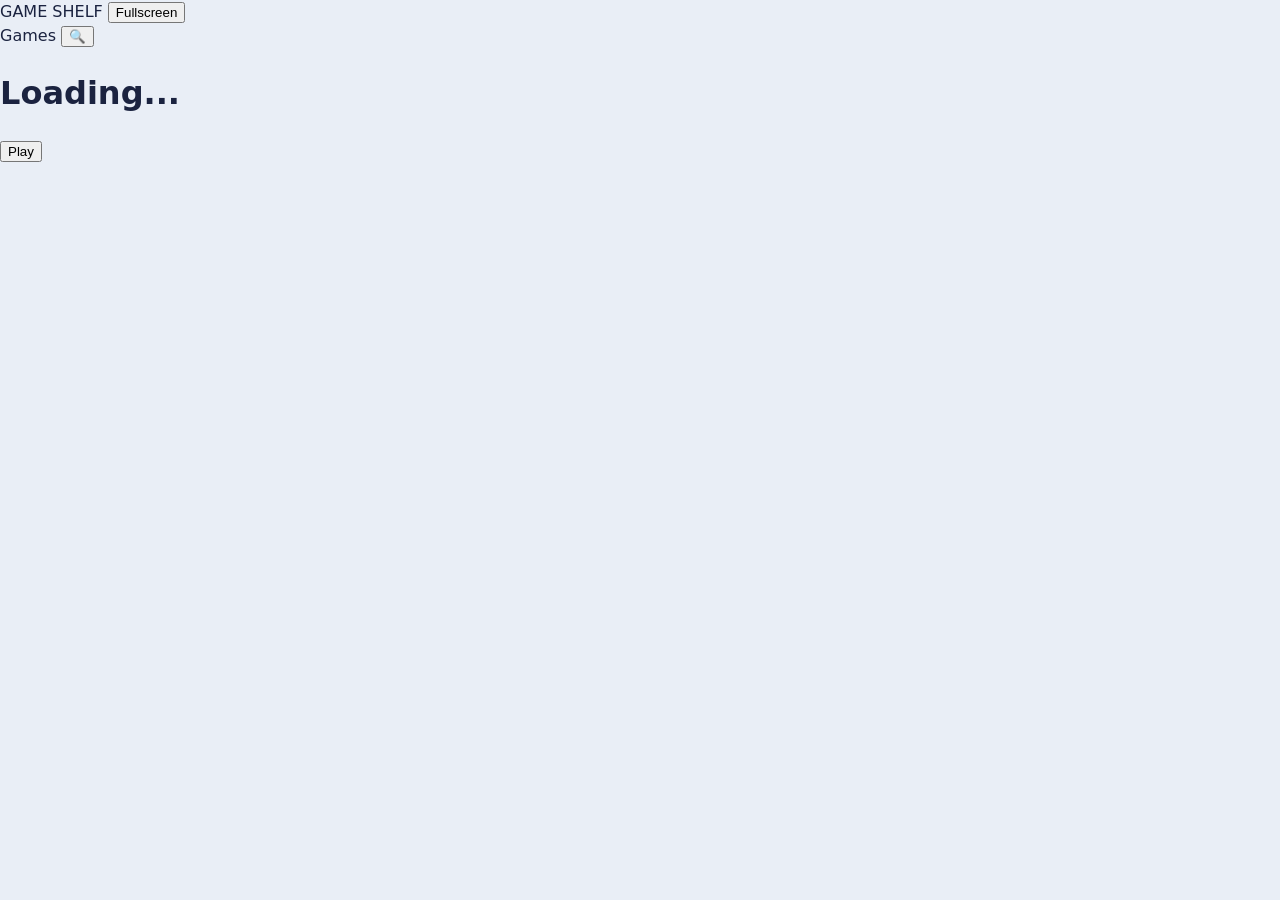
<file: index.html>
<!DOCTYPE html>
<html lang="en">
<head>
  <meta charset="UTF-8">
  <meta name="viewport" content="width=device-width, initial-scale=1">
  <title>Game Shelf</title>
  <link rel="stylesheet" href="style.css">
</head>
<body>
  <div class="strip">
    <span class="brand">GAME SHELF</span>
    <button id="fs" class="pill">Fullscreen</button>
  </div>

  <div id="home" class="stage">
    <div id="bg" class="bg"></div>

    <nav class="nav">
      <span class="tab on">Games</span>
      <span class="grow"></span>
      <input id="search" type="search" placeholder="Search games" aria-label="Search games" hidden>
      <button id="searchBtn" class="icon" aria-label="Search">&#128269;</button>
      <span id="clock" class="clock"></span>
    </nav>

    <div id="row" class="row" tabindex="0"></div>

    <div class="info">
      <h1 id="title">Loading...</h1>
      <p id="by"></p>
      <div class="actions">
        <button id="play" class="play">Play</button>
      </div>
      <p id="count" class="count"></p>
    </div>
  </div>

  <div id="player" class="player" hidden>
    <div class="player-bar">
      <button id="back" class="pill">Back</button>
      <strong id="ptitle"></strong>
      <button id="pfs" class="pill">Full screen</button>
    </div>
    <div id="frame" class="frame"></div>
  </div>

  <script src="script.js"></script>
</body>
</html>
</file>
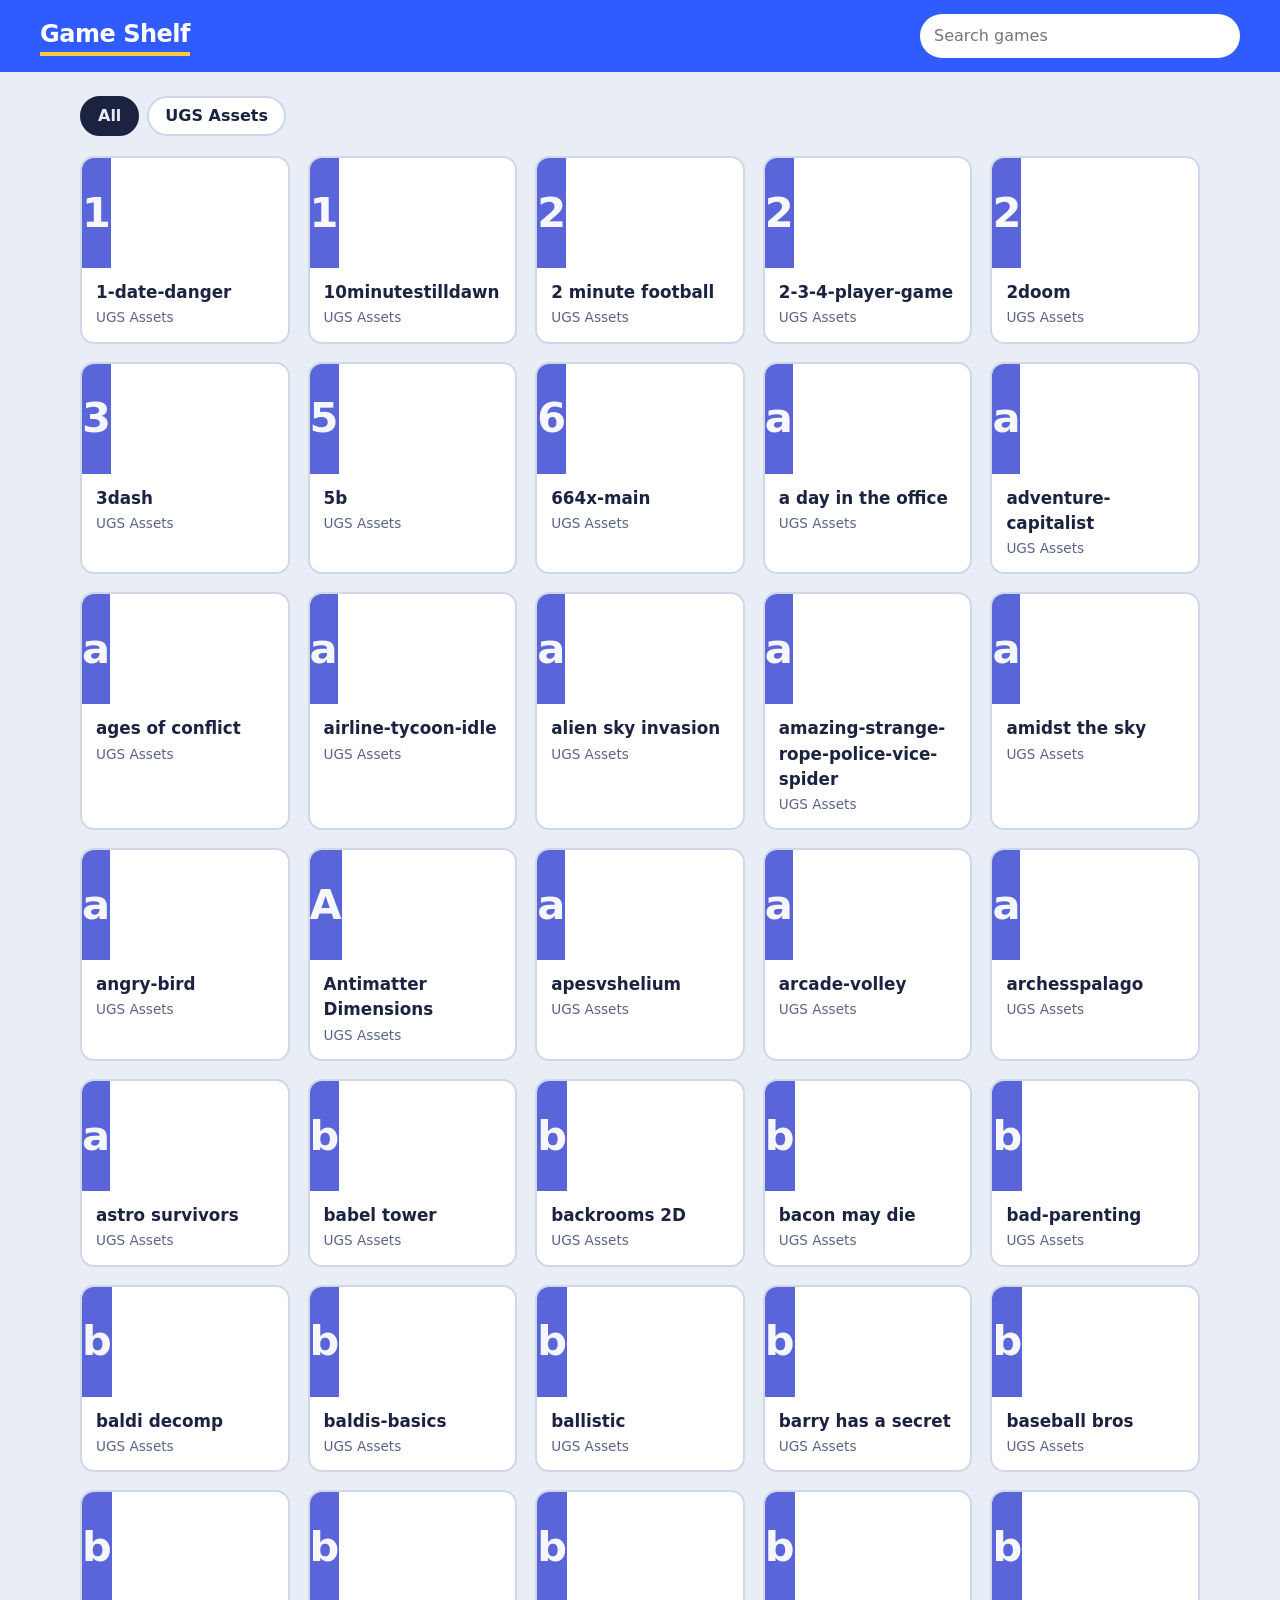
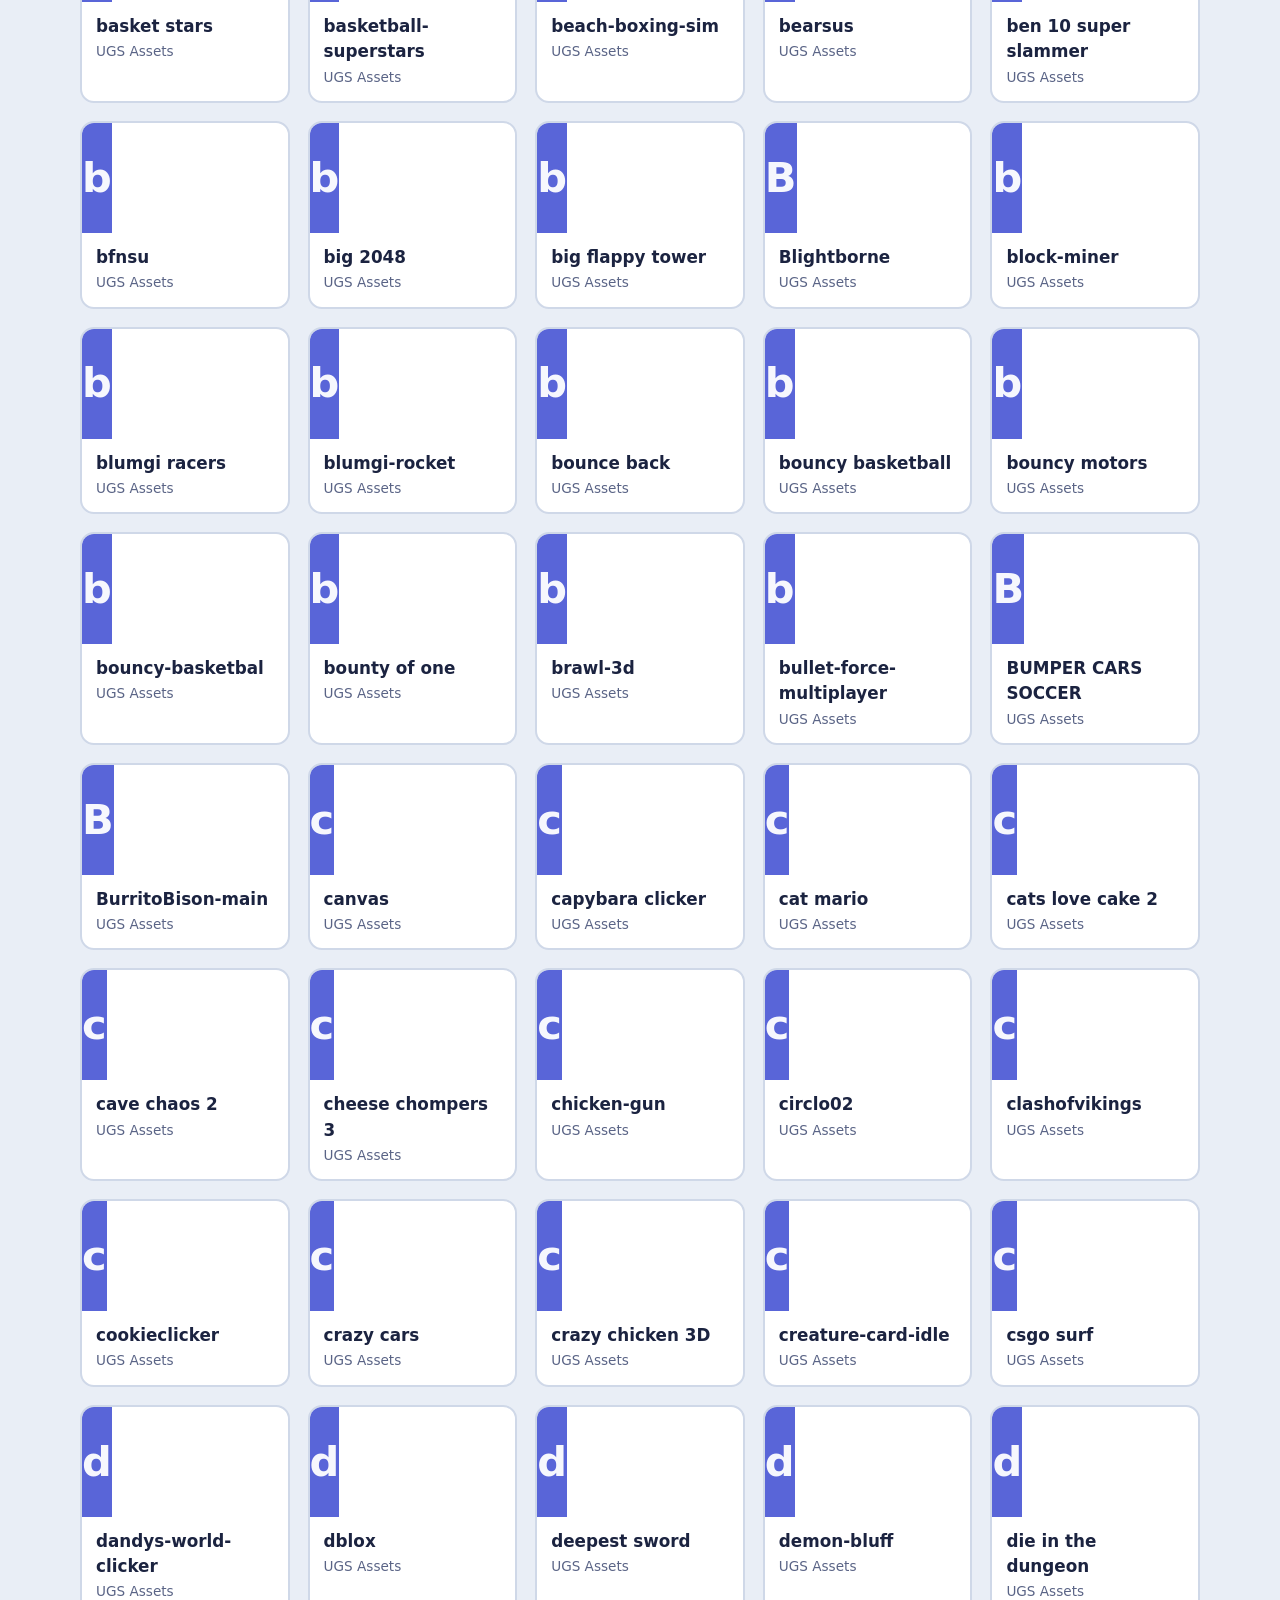
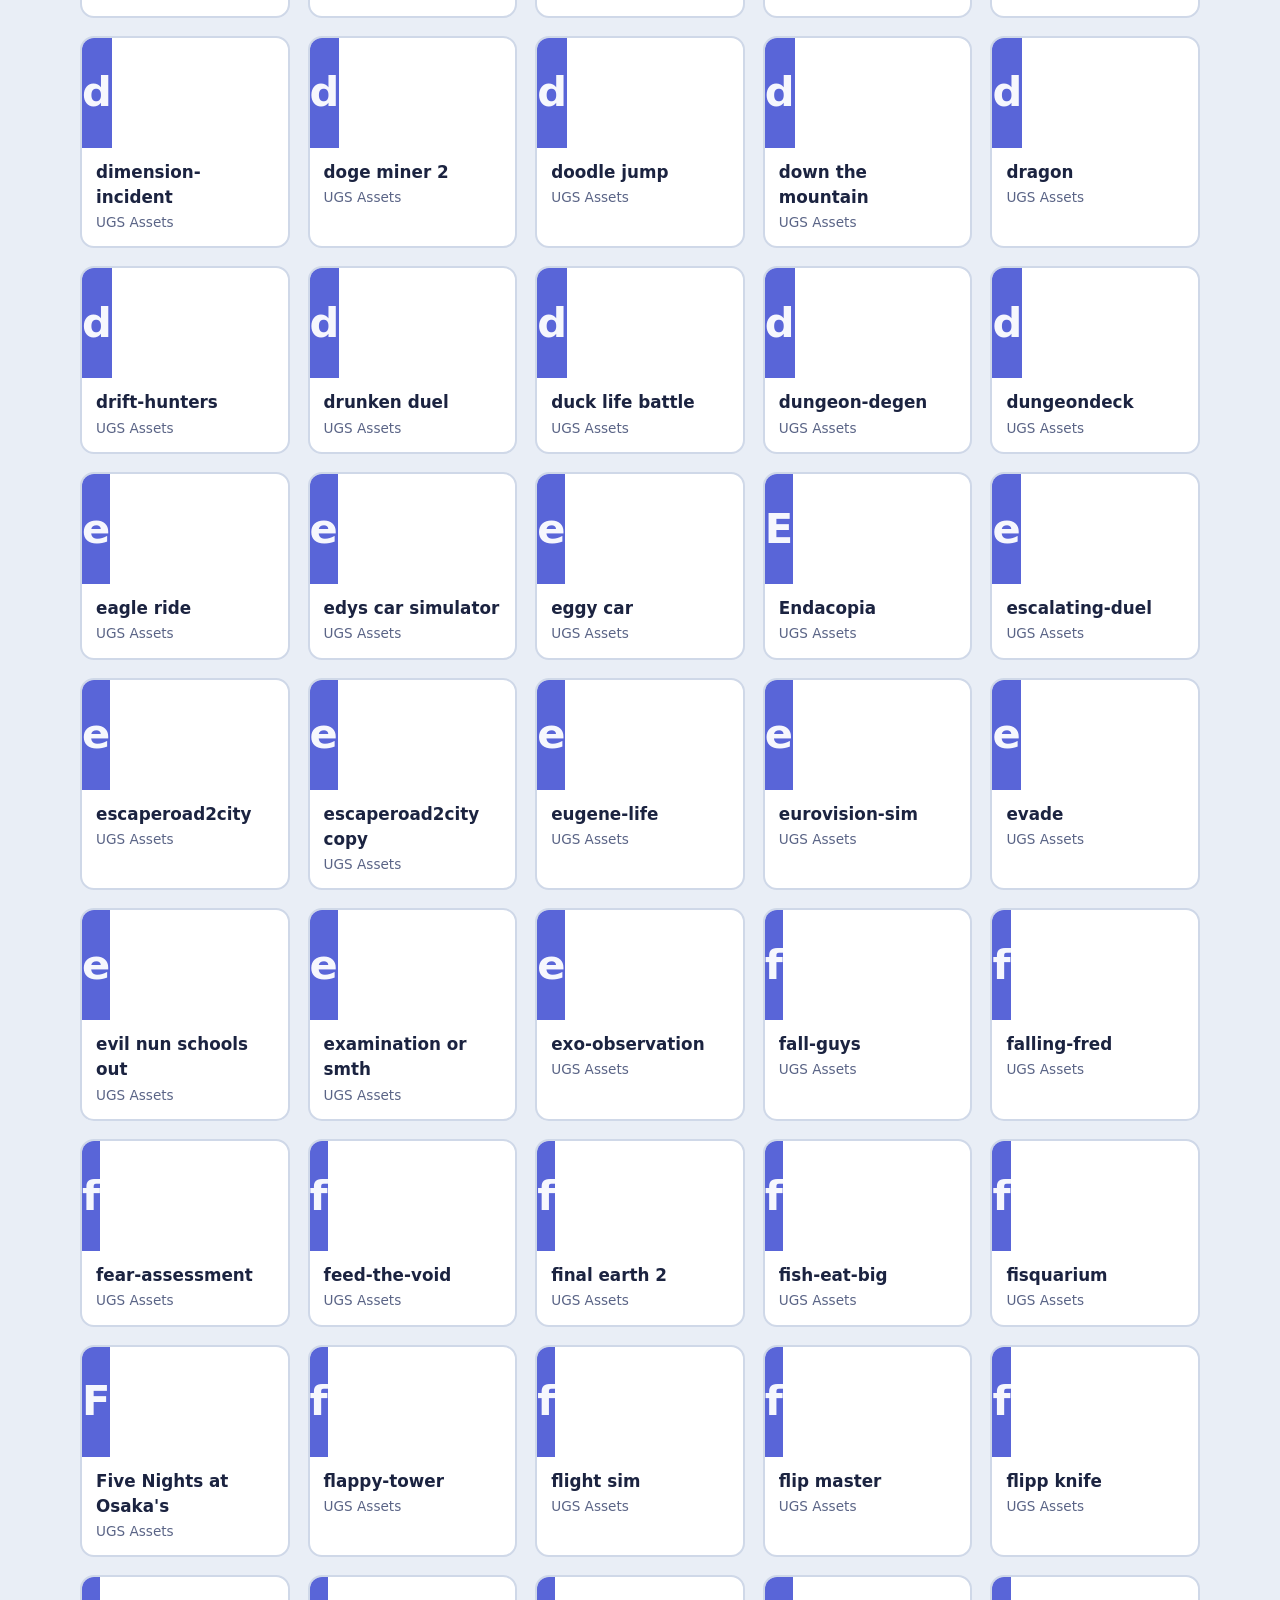
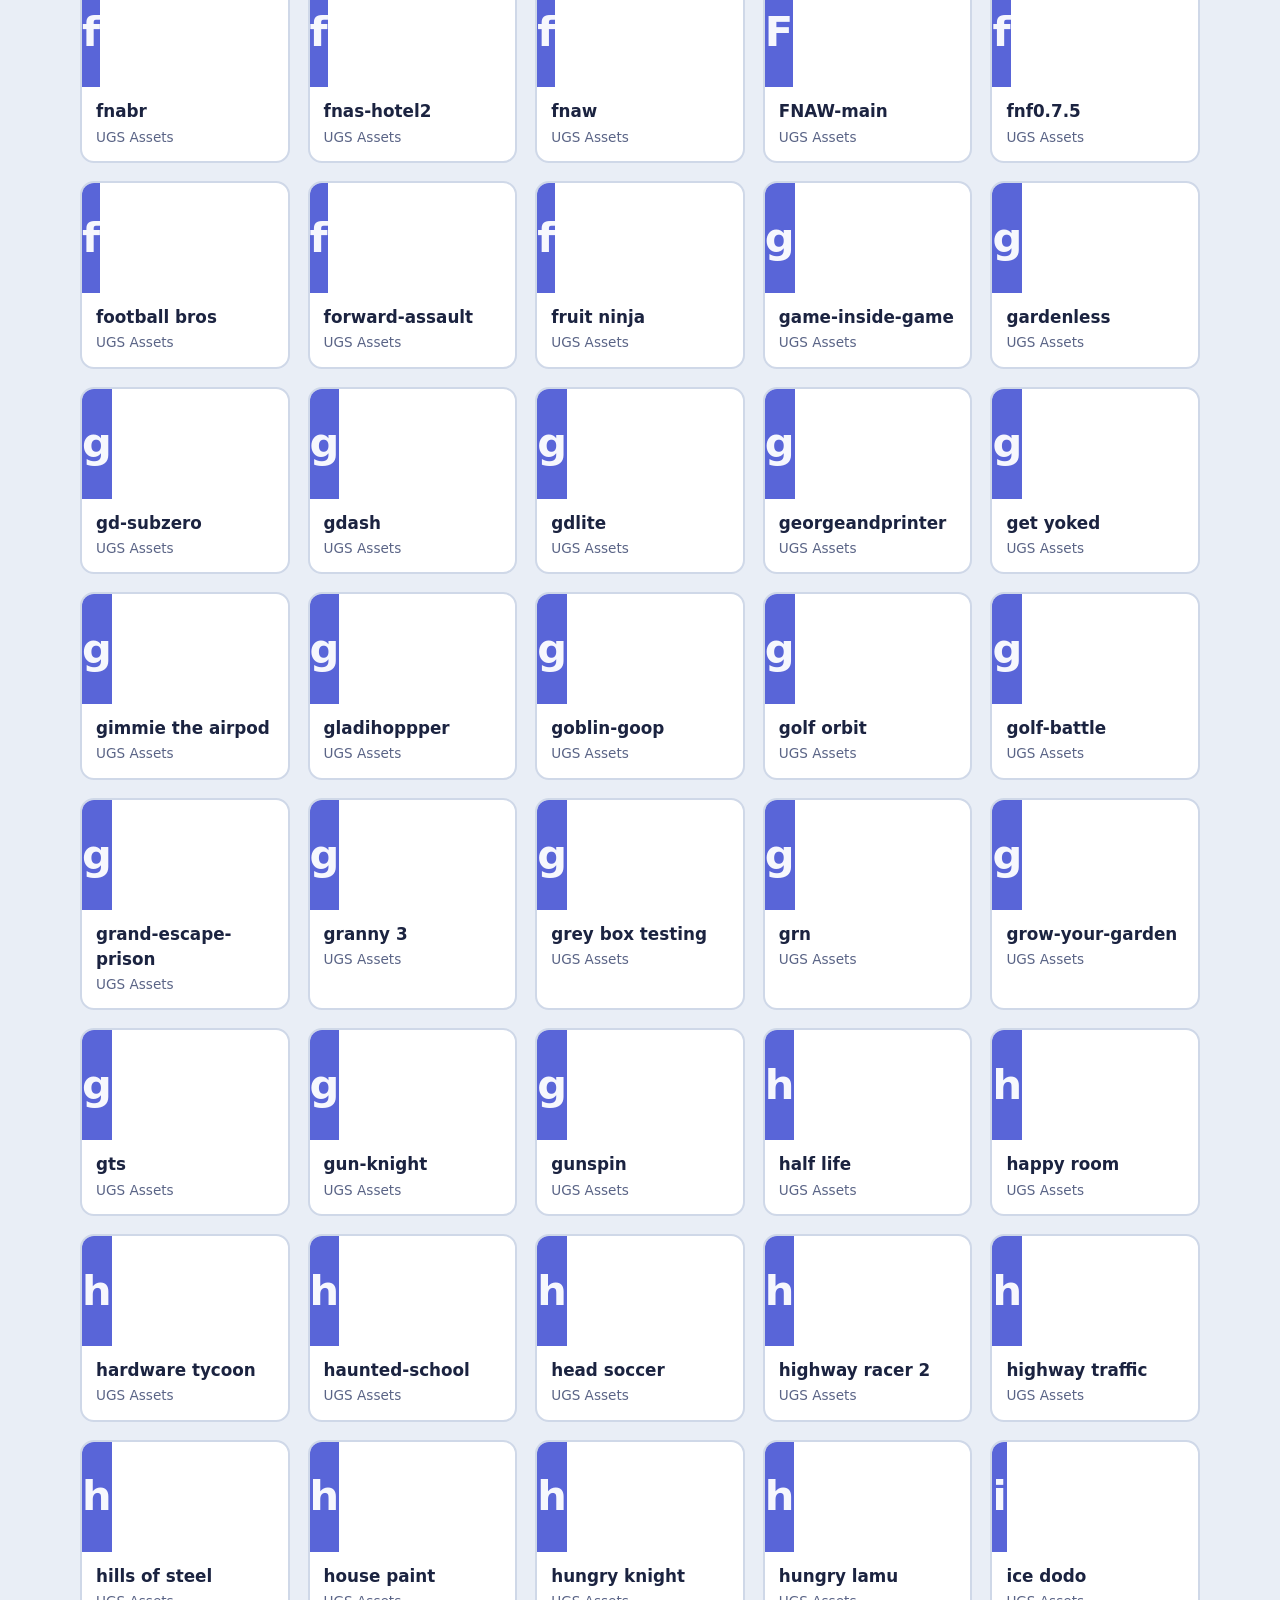
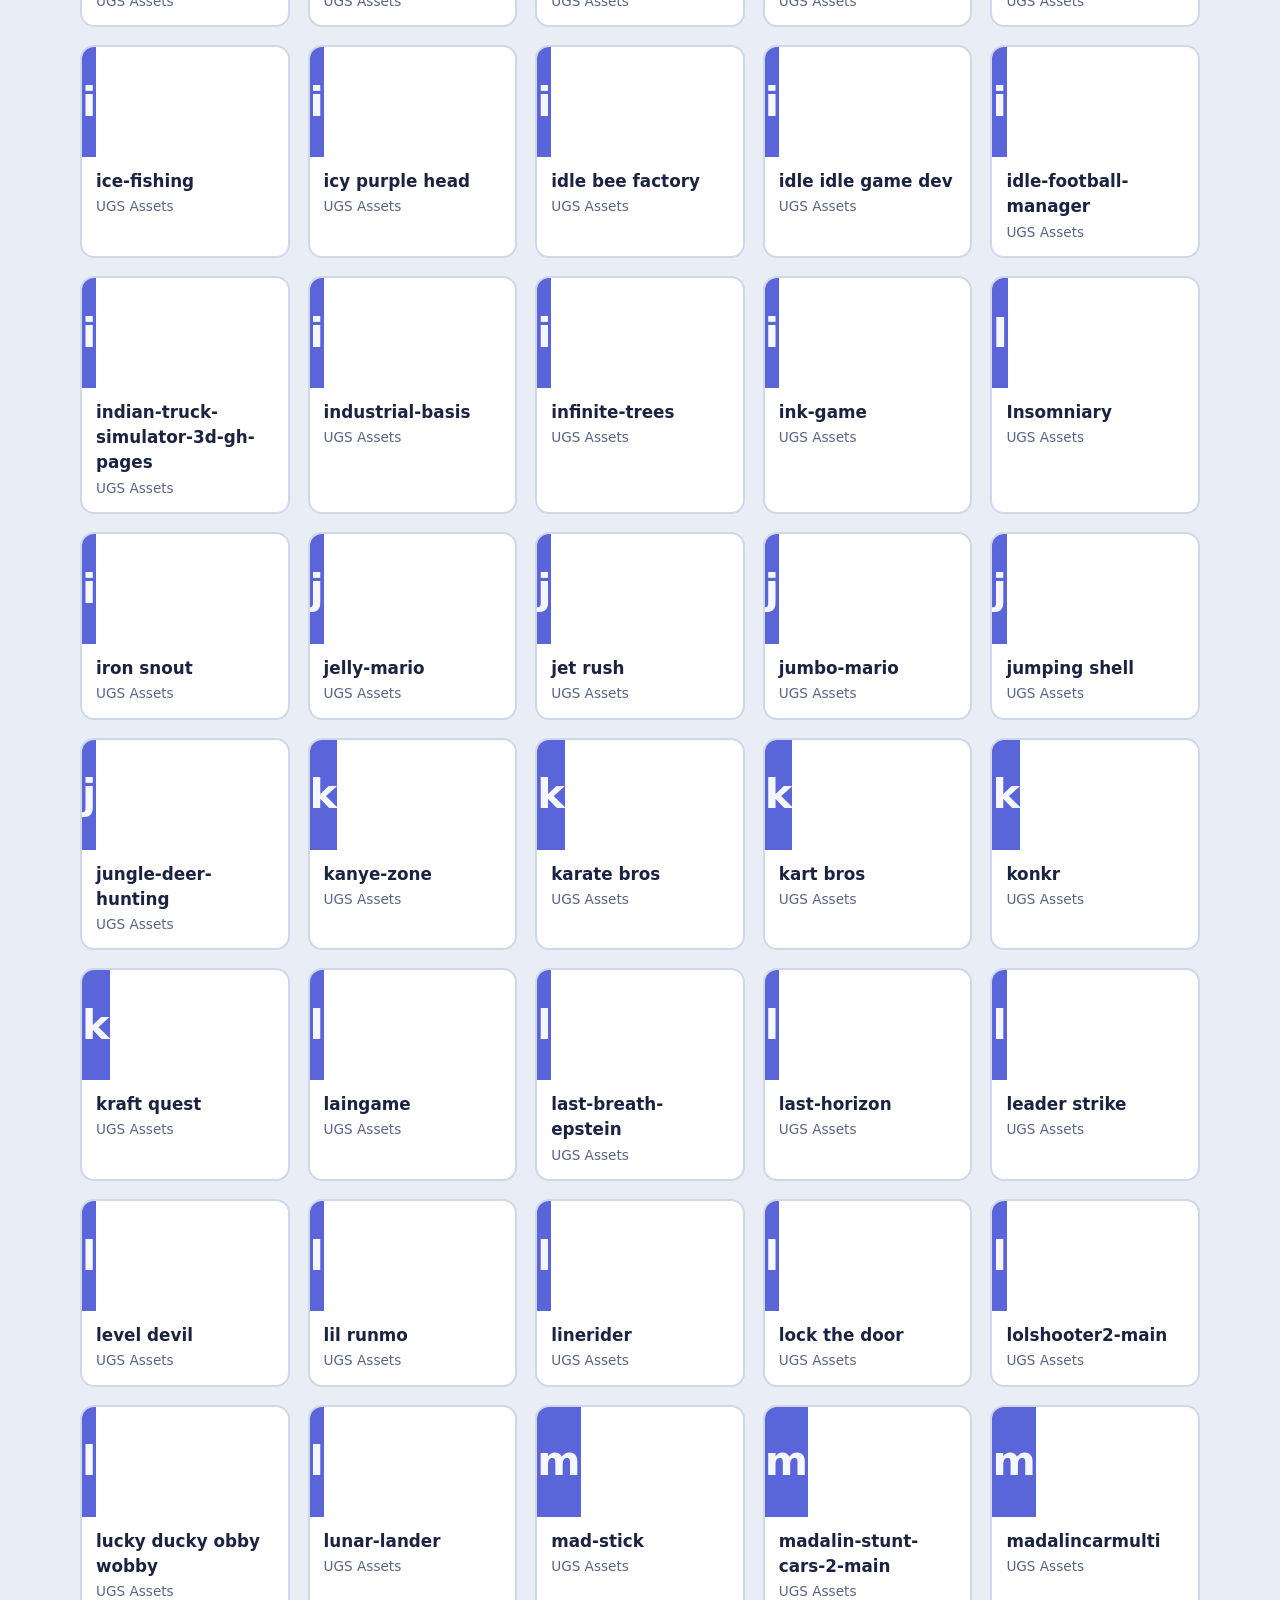
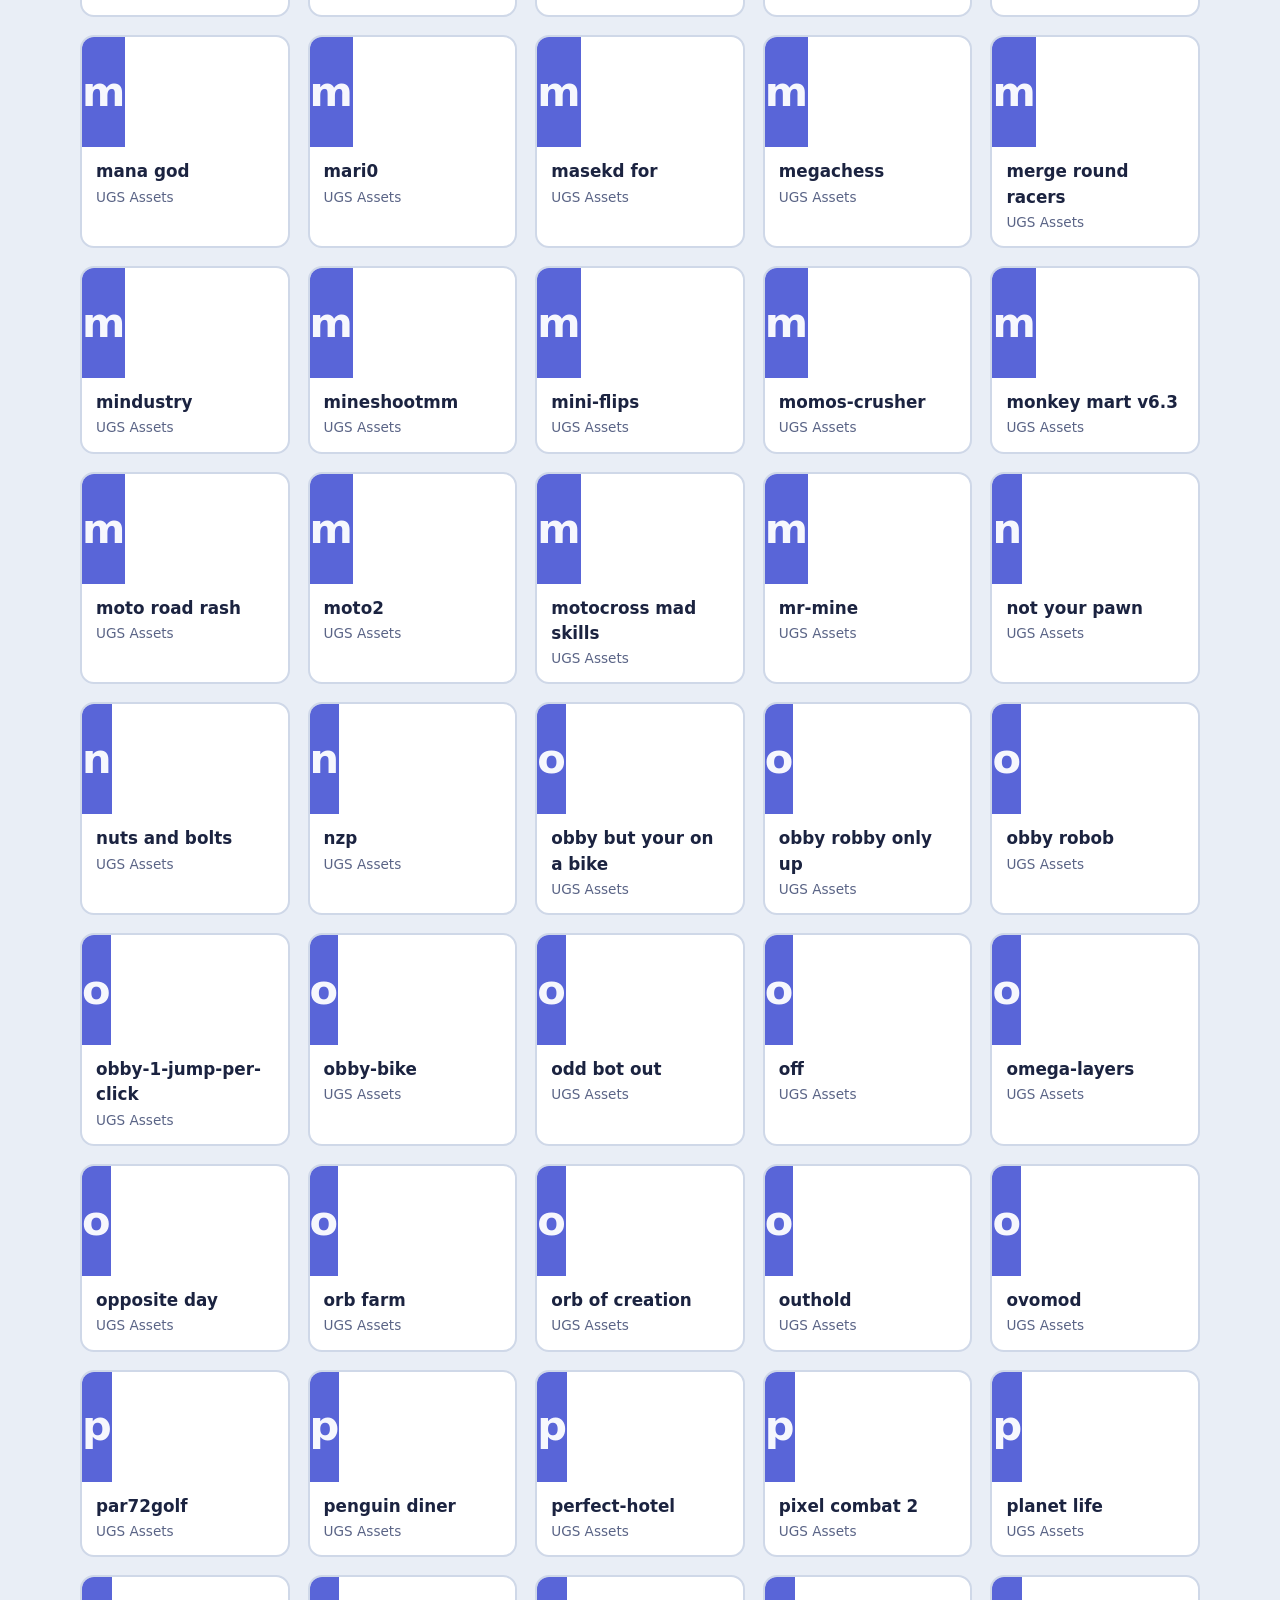
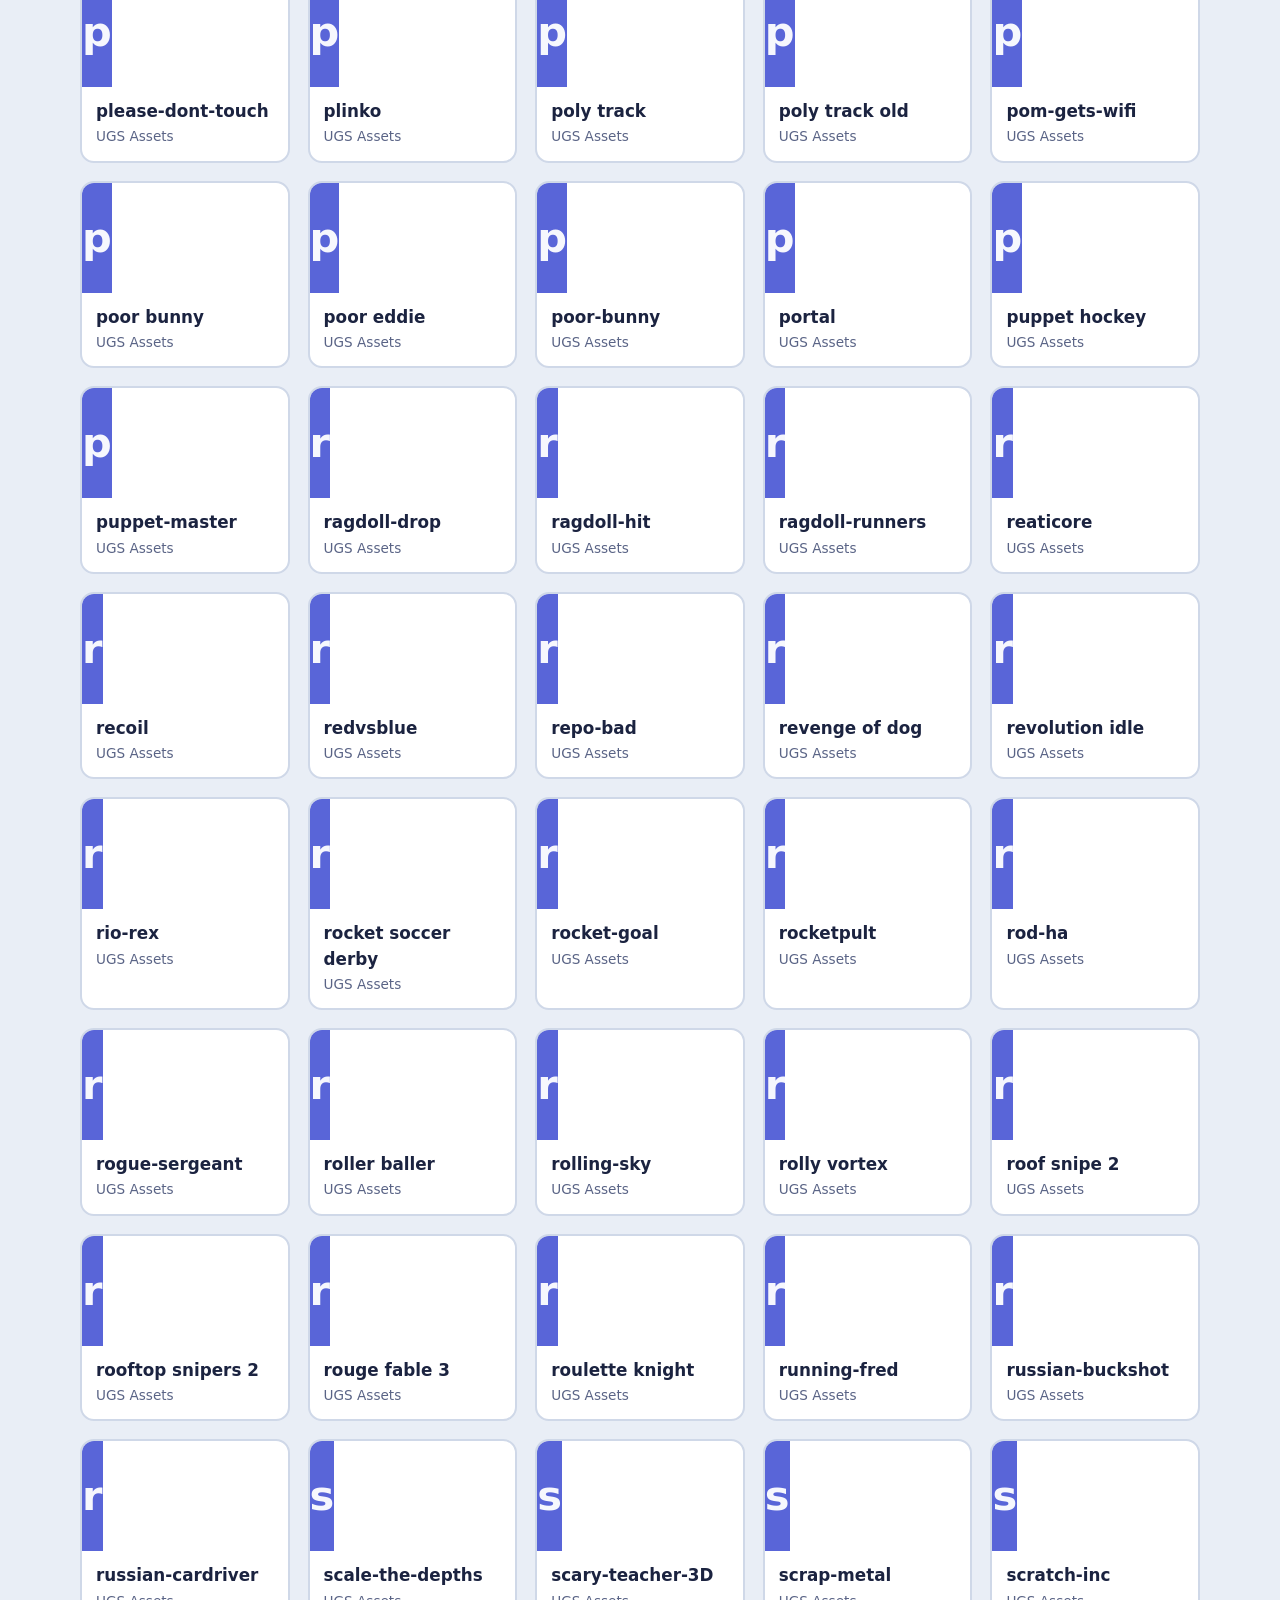
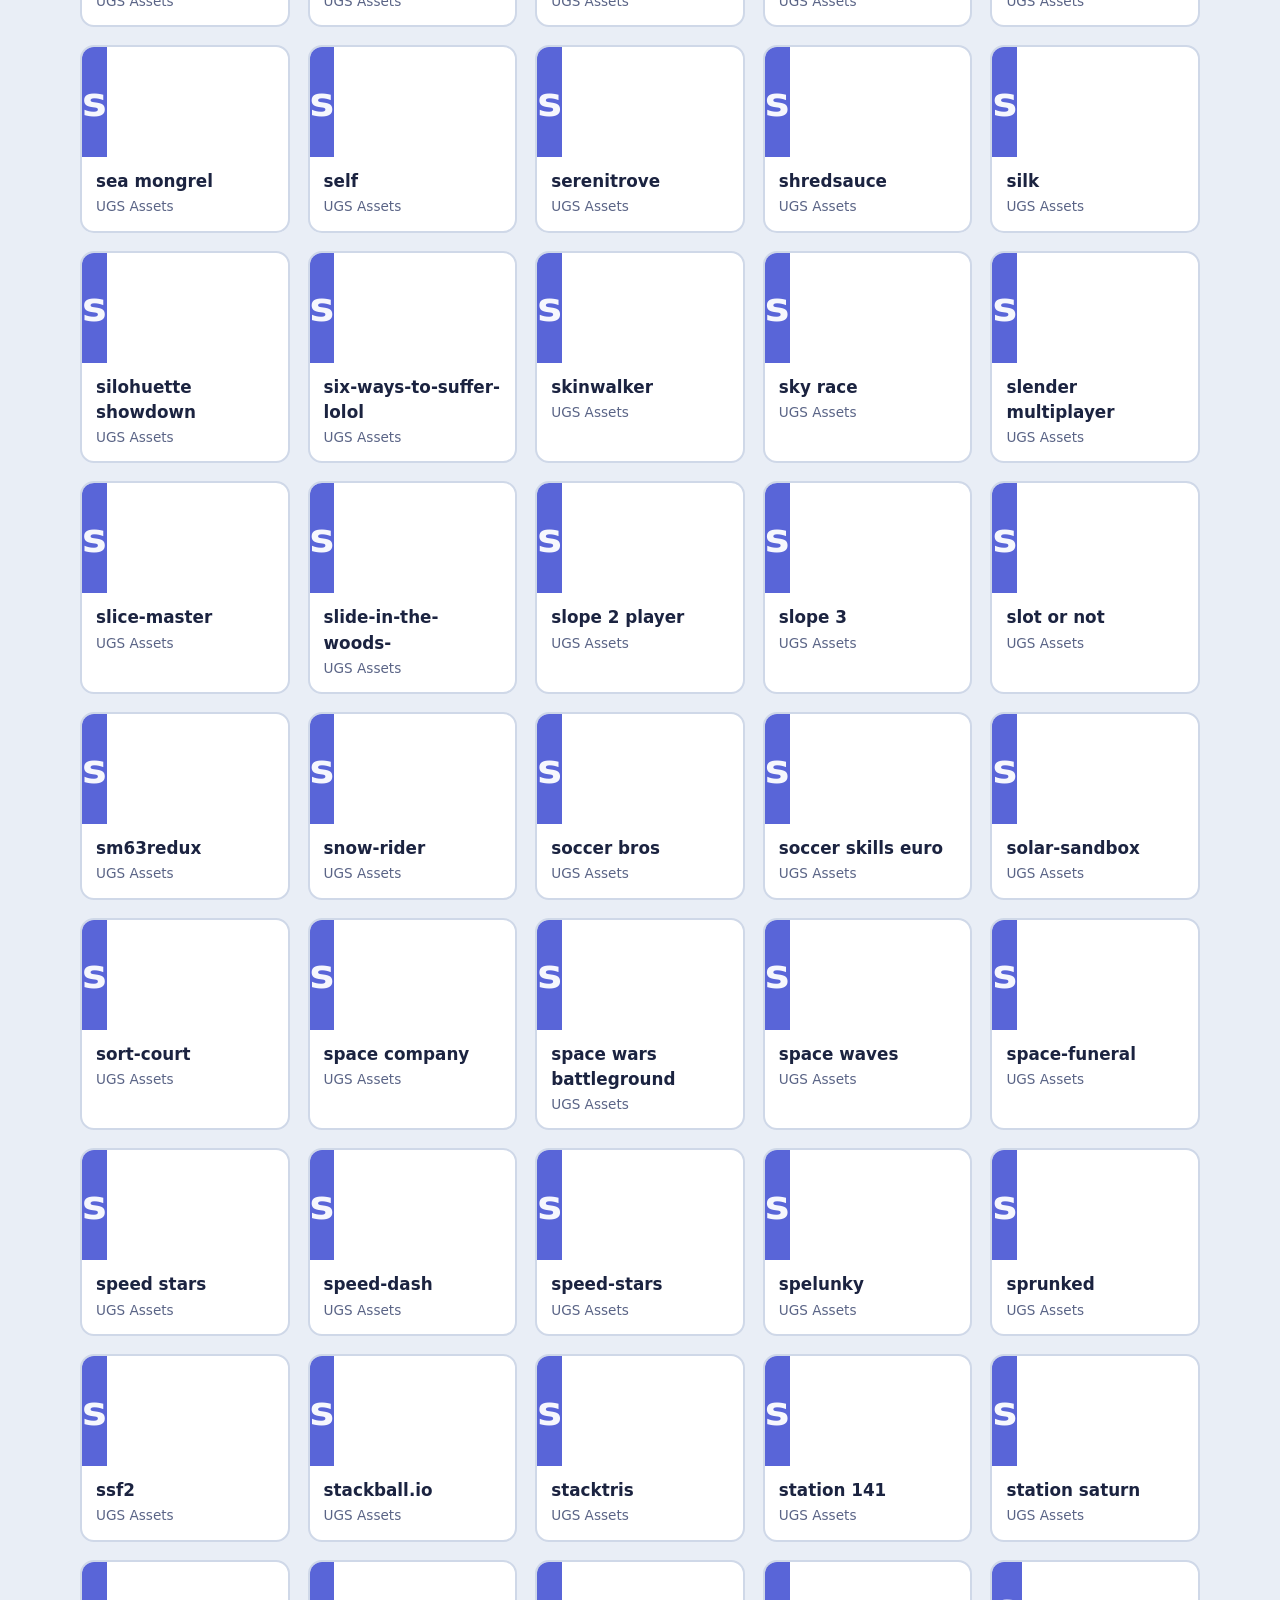
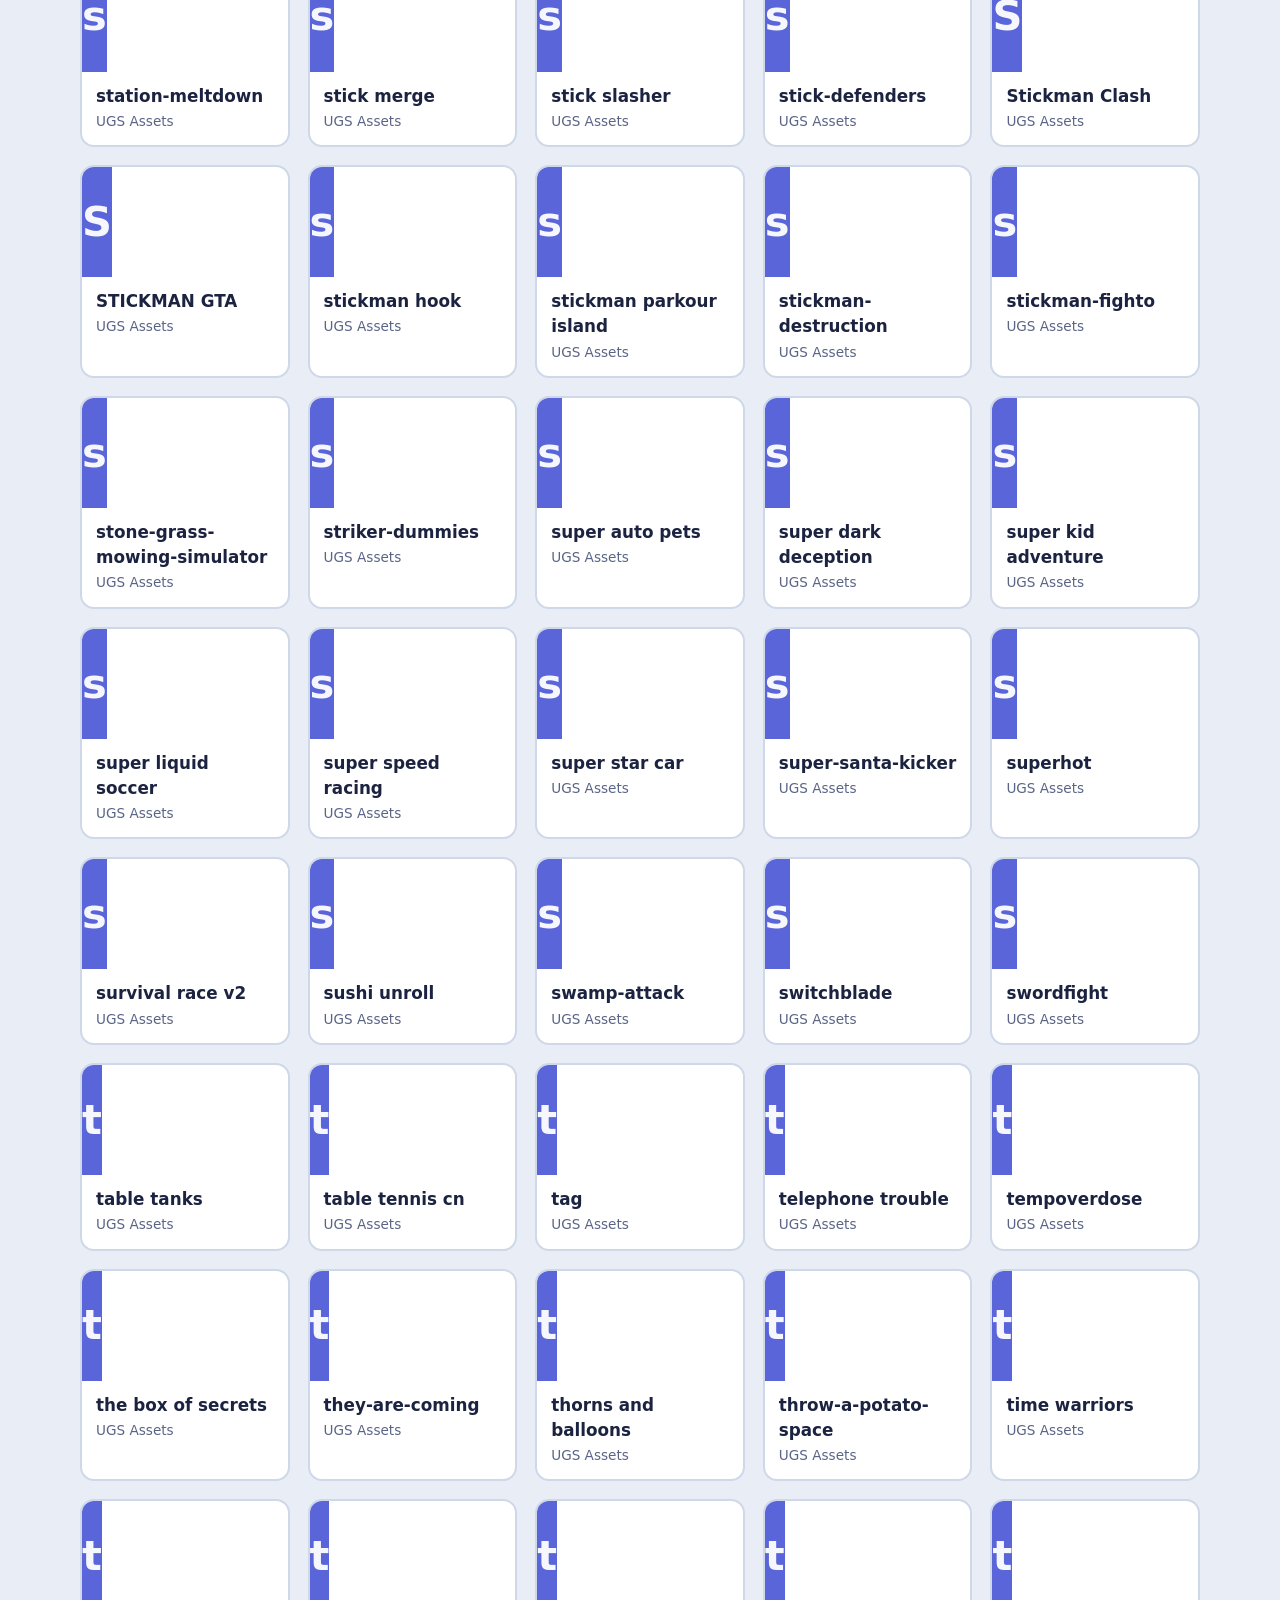
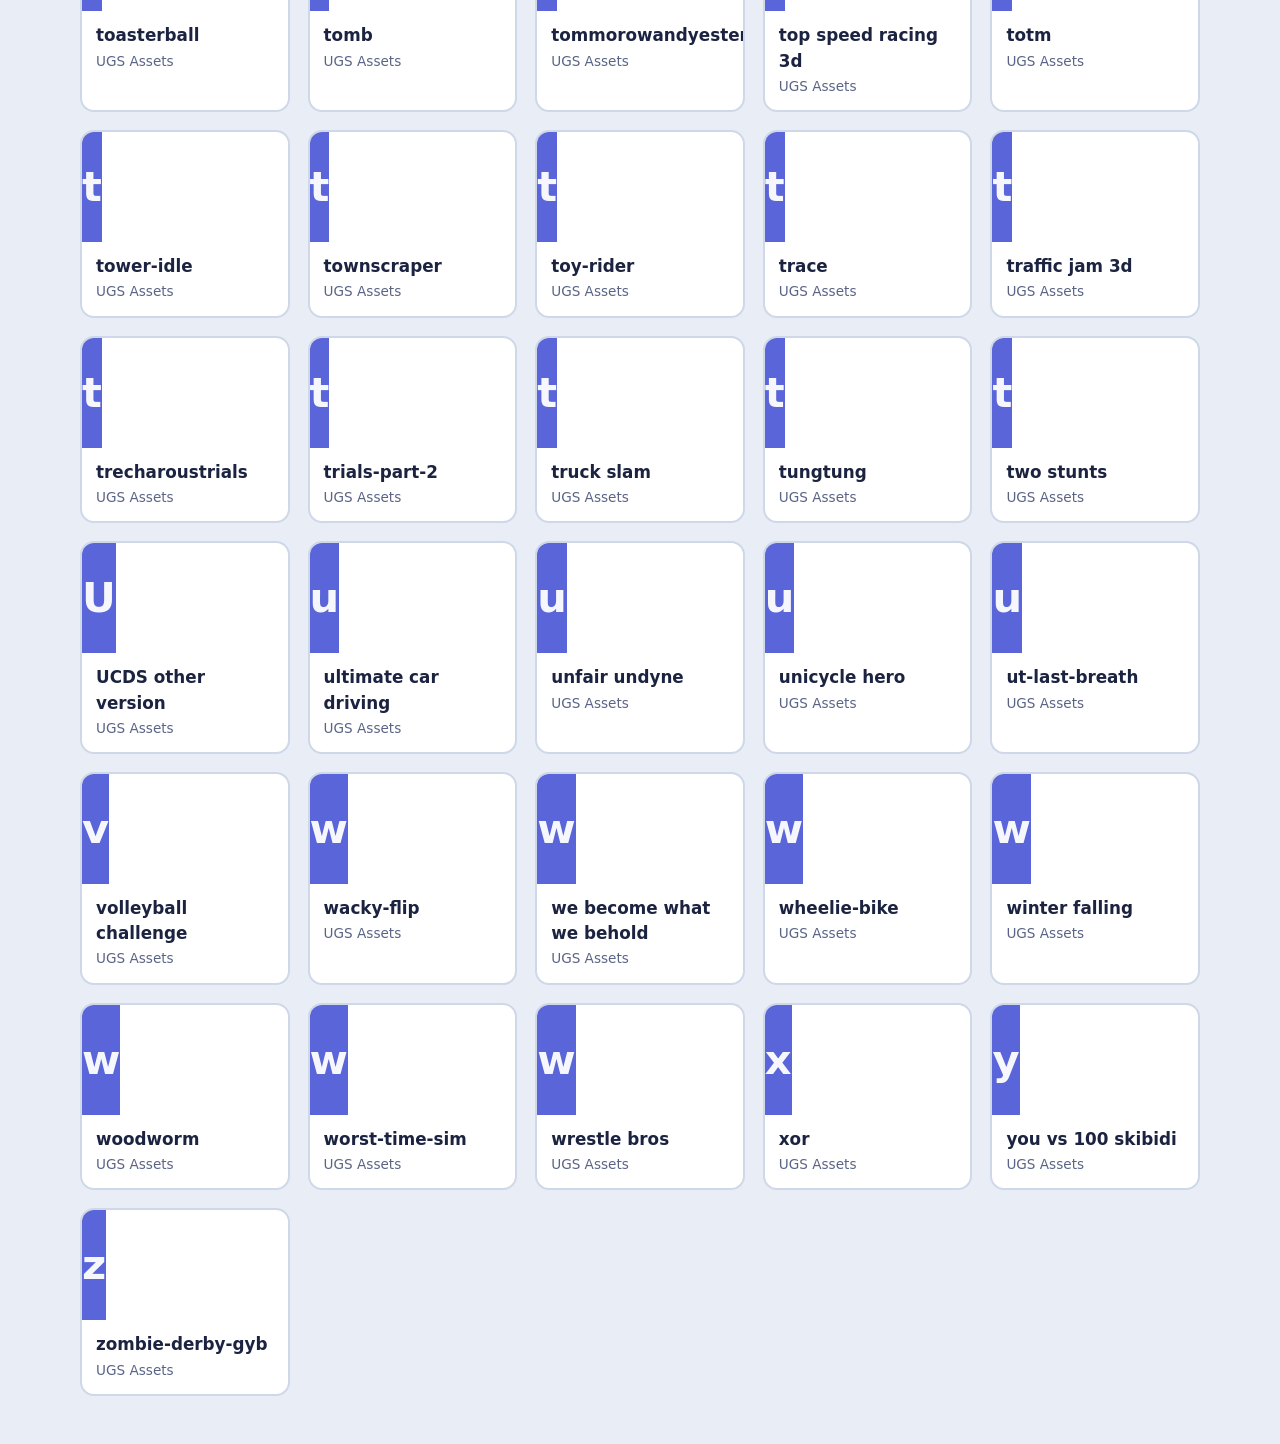
<file: gamesite/index.html>
<!DOCTYPE html>
<html lang="en">
<head>
  <meta charset="UTF-8">
  <meta name="viewport" content="width=device-width, initial-scale=1">
  <title>Game Shelf</title>
  <link rel="stylesheet" href="style.css">
</head>
<body>
  <header class="top">
    <a class="logo" href="#" id="logo">Game Shelf</a>
    <input id="search" type="search" placeholder="Search games" aria-label="Search games">
  </header>

  <main>
    <section id="browse">
      <div id="filters" class="filters" role="tablist" aria-label="Categories"></div>
      <div id="grid" class="grid"></div>
      <p id="empty" class="empty" hidden>No games match. Try a different search or category.</p>
    </section>

    <section id="player" hidden>
      <div class="player-bar">
        <button id="back" class="btn">Back to games</button>
        <h2 id="player-title"></h2>
        <button id="fullscreen" class="btn btn-main">Full screen</button>
      </div>
      <div id="frame" class="frame"></div>
      <p id="player-desc" class="player-desc"></p>
    </section>
  </main>

  <script src="script.js"></script>
</body>
</html>
</file>
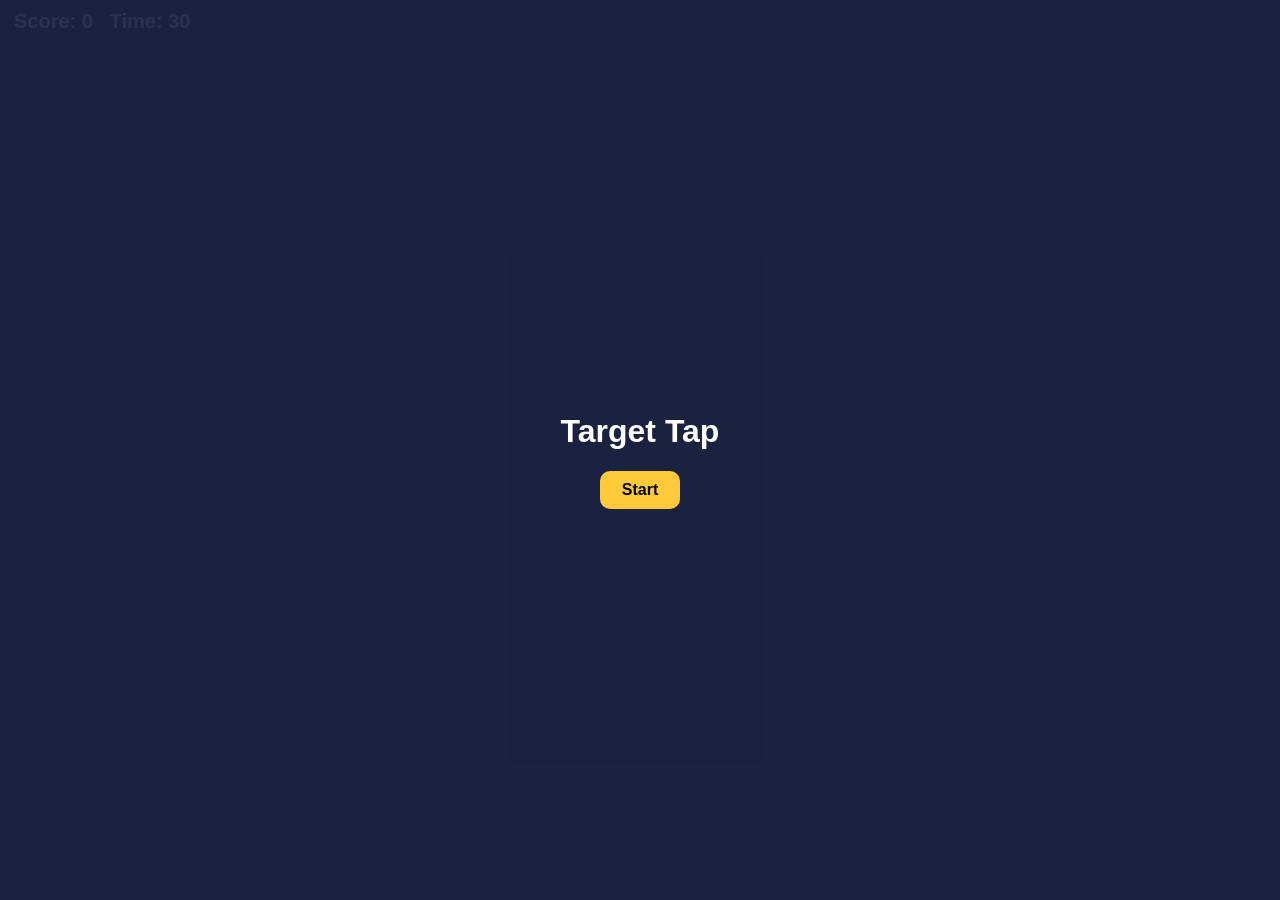
<file: gamesite/games/target-tap/index.html>
<!DOCTYPE html>
<html><head><meta charset="UTF-8"><meta name="viewport" content="width=device-width,initial-scale=1">
<style>
  html,body{margin:0;height:100%;background:#1b2340;color:#fff;font-family:sans-serif;overflow:hidden;user-select:none}
  #hud{position:absolute;top:10px;left:14px;font-size:20px;font-weight:700}
  #t{position:absolute;border-radius:50%;background:#ffc93c;border:6px solid #e8473f;cursor:pointer}
  #msg{position:absolute;inset:0;display:grid;place-items:center;text-align:center;background:#1b2340ee}
  button{font:inherit;font-weight:700;padding:10px 22px;border:0;border-radius:10px;background:#ffc93c;cursor:pointer}
</style></head><body>
<div id="hud">Score: 0 &nbsp; Time: 30</div>
<div id="t" hidden></div>
<div id="msg"><div><h1>Target Tap</h1><button id="go">Start</button></div></div>
<script>
const t=document.getElementById("t"),hud=document.getElementById("hud"),msg=document.getElementById("msg");
let score=0,time=30,timer;
function place(){const s=40+Math.random()*40;t.style.width=t.style.height=s+"px";
  t.style.left=Math.random()*(innerWidth-s)+"px";t.style.top=50+Math.random()*(innerHeight-s-50)+"px";}
function draw(){hud.innerHTML="Score: "+score+" &nbsp; Time: "+time}
t.onclick=()=>{score++;draw();place()};
document.getElementById("go").onclick=()=>{score=0;time=30;draw();msg.hidden=true;t.hidden=false;place();
  timer=setInterval(()=>{time--;draw();if(time<=0){clearInterval(timer);t.hidden=true;
    msg.hidden=false;msg.querySelector("h1").textContent="Score: "+score;
    document.getElementById("go").textContent="Play again"}},1000)};
</script></body></html>
</file>
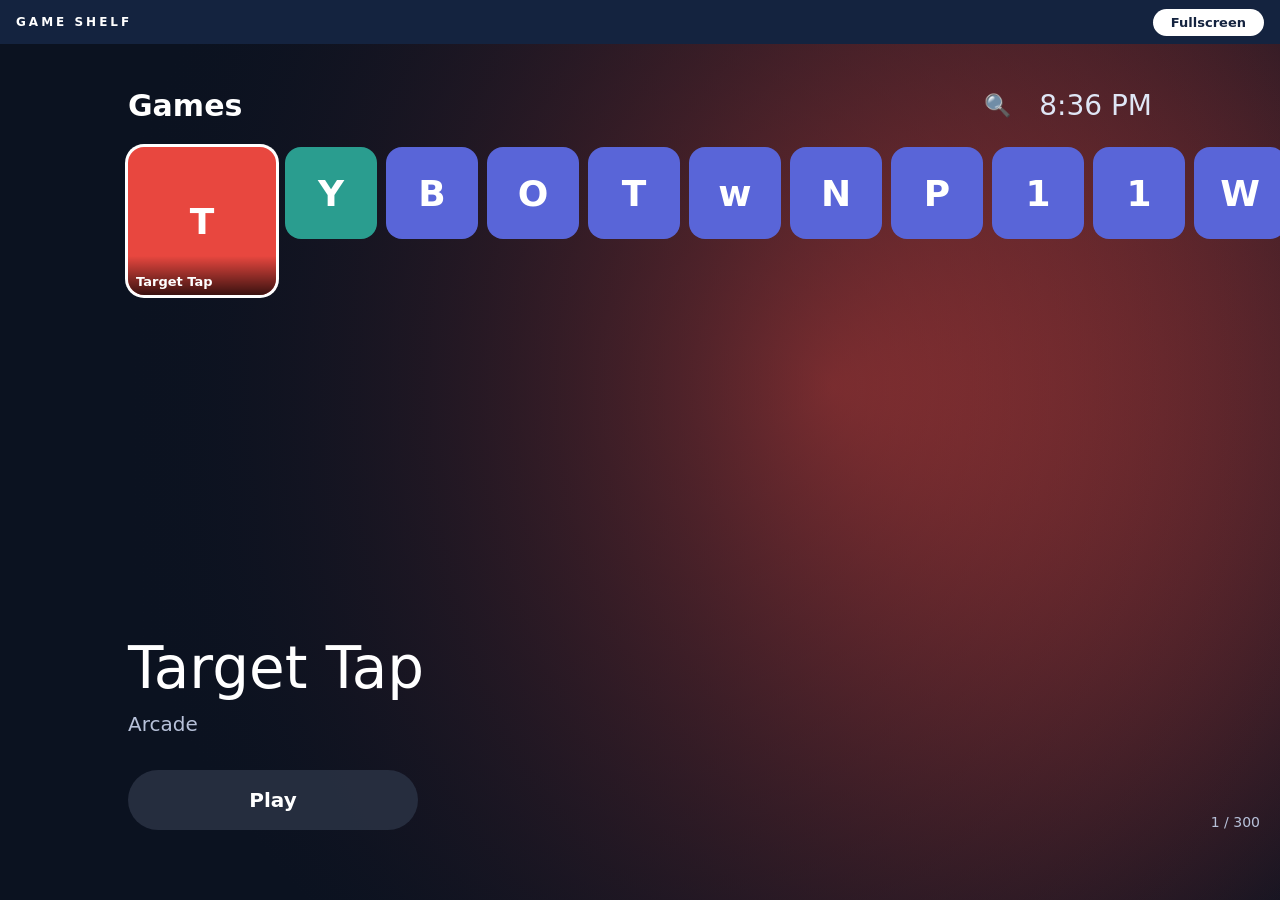
<file: new.html>
<!DOCTYPE html>
<html lang="en">
<head>
  <meta charset="UTF-8">
  <meta name="viewport" content="width=device-width, initial-scale=1">
  <title>Game Shelf</title>
  <link rel="stylesheet" href="new.css">
</head>
<body>
  <div class="strip">
    <span class="brand">GAME SHELF</span>
    <button id="fs" class="pill">Fullscreen</button>
  </div>

  <div id="home" class="stage">
    <div id="bg" class="bg"></div>
    <nav class="nav">
      <span class="tab on">Games</span>
      <span class="grow"></span>
      <input id="search" type="search" placeholder="Search games" aria-label="Search games" hidden>
      <button id="searchBtn" class="icon" aria-label="Search">&#128269;</button>
      <span id="clock" class="clock"></span>
    </nav>
    <div id="row" class="row" tabindex="0"></div>
    <div class="info">
      <h1 id="title">Loading...</h1>
      <p id="by"></p>
      <div class="actions"><button id="play" class="play">Play</button></div>
      <p id="count" class="count"></p>
    </div>
  </div>

  <div id="player" class="player" hidden>
    <div class="player-bar">
      <button id="back" class="pill">Back</button>
      <strong id="ptitle"></strong>
      <button id="pfs" class="pill">Full screen</button>
    </div>
    <div id="frame" class="frame"></div>
  </div>

  <script src="new.js"></script>
</body>
</html>
</file>
<file: style.css>
:root {
  --bg: #e9eef6;
  --ink: #1b2340;
  --muted: #5a6486;
  --card: #ffffff;
  --blue: #2f5bff;
  --sun: #ffc93c;
  --line: #cfd8e8;
}
@media (prefers-color-scheme: dark) {
  :root { --bg: #131a2e; --ink: #eef2ff; --muted: #9aa6c9; --card: #1c2542; --line: #2c3862; }
}
* { box-sizing: border-box; }
html, body { margin: 0; }
body {
  background: var(--bg);
  color: var(--ink);
  font-family: "Trebuchet MS", "Segoe UI", system-ui, sans-serif;
  line-height: 1.5;
}
.top {
  display: flex; gap: 16px; align-items: center; justify-content: space-between;
  padding: 14px clamp(16px, 4vw, 40px);
  background: var(--blue); color: #fff;
  position: sticky; top: 0; z-index: 5;
}
.logo {
  color: #fff; text-decoration: none; font-weight: 800; font-size: 1.5rem; letter-spacing: -0.02em;
  border-bottom: 4px solid var(--sun);
}
#search {
  width: min(320px, 50%); padding: 10px 14px; border: 0; border-radius: 999px;
  font: inherit; color: #1b2340; background: #fff;
}
main { padding: 24px clamp(16px, 4vw, 40px) 48px; max-width: 1200px; margin: 0 auto; }

.filters { display: flex; flex-wrap: wrap; gap: 8px; margin-bottom: 20px; }
.chip {
  border: 2px solid var(--line); background: var(--card); color: var(--ink);
  padding: 6px 16px; border-radius: 999px; font: inherit; font-weight: 700; cursor: pointer;
}
.chip[aria-selected="true"] { background: var(--ink); color: var(--bg); border-color: var(--ink); }

.grid { display: grid; grid-template-columns: repeat(auto-fill, minmax(190px, 1fr)); gap: 18px; }
.card {
  display: flex; flex-direction: column; text-align: left; padding: 0; cursor: pointer;
  background: var(--card); color: var(--ink); font: inherit;
  border: 2px solid var(--line); border-radius: 14px; overflow: hidden;
}
.card:hover { border-color: var(--blue); }
.tile {
  height: 110px; display: grid; place-items: center;
  font-size: 2.6rem; font-weight: 800; color: rgba(255,255,255,.95);
}
.card-body { padding: 12px 14px 14px; }
.card-title { margin: 0; font-size: 1.05rem; font-weight: 800; }
.card-cat { margin: 2px 0 0; color: var(--muted); font-size: .85rem; }

.empty { color: var(--muted); text-align: center; padding: 40px 0; }

.player-bar { display: flex; align-items: center; gap: 12px; margin-bottom: 14px; flex-wrap: wrap; }
.player-bar h2 { margin: 0; flex: 1; font-size: 1.3rem; }
.btn {
  border: 2px solid var(--ink); background: transparent; color: var(--ink);
  padding: 8px 16px; border-radius: 10px; font: inherit; font-weight: 700; cursor: pointer;
}
.btn-main { background: var(--sun); border-color: var(--sun); color: #1b2340; }
.frame { background: #000; border-radius: 14px; overflow: hidden; aspect-ratio: 16 / 9; width: 100%; }
.frame iframe { width: 100%; height: 100%; border: 0; display: block; }
.player-desc { color: var(--muted); max-width: 70ch; }

:focus-visible { outline: 3px solid var(--sun); outline-offset: 2px; }
[hidden] { display: none !important; }
</file>
<file: gamesite/style.css>
:root {
  --bg: #e9eef6;
  --ink: #1b2340;
  --muted: #5a6486;
  --card: #ffffff;
  --blue: #2f5bff;
  --sun: #ffc93c;
  --line: #cfd8e8;
}
@media (prefers-color-scheme: dark) {
  :root { --bg: #131a2e; --ink: #eef2ff; --muted: #9aa6c9; --card: #1c2542; --line: #2c3862; }
}
* { box-sizing: border-box; }
html, body { margin: 0; }
body {
  background: var(--bg);
  color: var(--ink);
  font-family: "Trebuchet MS", "Segoe UI", system-ui, sans-serif;
  line-height: 1.5;
}
.top {
  display: flex; gap: 16px; align-items: center; justify-content: space-between;
  padding: 14px clamp(16px, 4vw, 40px);
  background: var(--blue); color: #fff;
  position: sticky; top: 0; z-index: 5;
}
.logo {
  color: #fff; text-decoration: none; font-weight: 800; font-size: 1.5rem; letter-spacing: -0.02em;
  border-bottom: 4px solid var(--sun);
}
#search {
  width: min(320px, 50%); padding: 10px 14px; border: 0; border-radius: 999px;
  font: inherit; color: #1b2340; background: #fff;
}
main { padding: 24px clamp(16px, 4vw, 40px) 48px; max-width: 1200px; margin: 0 auto; }

.filters { display: flex; flex-wrap: wrap; gap: 8px; margin-bottom: 20px; }
.chip {
  border: 2px solid var(--line); background: var(--card); color: var(--ink);
  padding: 6px 16px; border-radius: 999px; font: inherit; font-weight: 700; cursor: pointer;
}
.chip[aria-selected="true"] { background: var(--ink); color: var(--bg); border-color: var(--ink); }

.grid { display: grid; grid-template-columns: repeat(auto-fill, minmax(190px, 1fr)); gap: 18px; }
.card {
  display: flex; flex-direction: column; text-align: left; padding: 0; cursor: pointer;
  background: var(--card); color: var(--ink); font: inherit;
  border: 2px solid var(--line); border-radius: 14px; overflow: hidden;
}
.card:hover { border-color: var(--blue); }
.tile {
  height: 110px; display: grid; place-items: center;
  font-size: 2.6rem; font-weight: 800; color: rgba(255,255,255,.95);
}
.card-body { padding: 12px 14px 14px; }
.card-title { margin: 0; font-size: 1.05rem; font-weight: 800; }
.card-cat { margin: 2px 0 0; color: var(--muted); font-size: .85rem; }

.empty { color: var(--muted); text-align: center; padding: 40px 0; }

.player-bar { display: flex; align-items: center; gap: 12px; margin-bottom: 14px; flex-wrap: wrap; }
.player-bar h2 { margin: 0; flex: 1; font-size: 1.3rem; }
.btn {
  border: 2px solid var(--ink); background: transparent; color: var(--ink);
  padding: 8px 16px; border-radius: 10px; font: inherit; font-weight: 700; cursor: pointer;
}
.btn-main { background: var(--sun); border-color: var(--sun); color: #1b2340; }
.frame { background: #000; border-radius: 14px; overflow: hidden; aspect-ratio: 16 / 9; width: 100%; }
.frame iframe { width: 100%; height: 100%; border: 0; display: block; }
.player-desc { color: var(--muted); max-width: 70ch; }

:focus-visible { outline: 3px solid var(--sun); outline-offset: 2px; }
[hidden] { display: none !important; }
</file>
<file: new.css>
* { box-sizing: border-box; }
html, body { margin: 0; height: 100%; }
body {
  background: #0b1220; color: #fff; overflow: hidden;
  font-family: "Segoe UI", "Helvetica Neue", system-ui, sans-serif;
}
button { font: inherit; color: inherit; cursor: pointer; }
[hidden] { display: none !important; }

.strip {
  height: 44px; display: flex; align-items: center; justify-content: space-between;
  padding: 0 16px; background: #14233f;
}
.brand { font-weight: 800; letter-spacing: .25em; font-size: 12px; }
.pill {
  background: #fff; color: #14233f; border: 0; border-radius: 999px;
  padding: 6px 18px; font-size: 13px; font-weight: 600;
}

.stage { position: relative; height: calc(100% - 44px); overflow: hidden; }
.bg { position: absolute; inset: 0; transition: background .35s; }
.bg::after {
  content: ""; position: absolute; inset: 0;
  background: linear-gradient(90deg, #0b1220 10%, rgba(11,18,32,.6) 55%, rgba(11,18,32,.15));
}

.nav {
  position: relative; display: flex; align-items: center; gap: 22px;
  padding: 44px clamp(20px, 10vw, 200px) 0;
}
.grow { flex: 1; }
.tab { font-size: 30px; font-weight: 700; }
.clock { font-size: 28px; font-weight: 300; color: #dfe6f5; }
.icon { background: none; border: 0; font-size: 22px; }
#search {
  width: 220px; padding: 8px 14px; border-radius: 999px; border: 0;
  background: rgba(255,255,255,.15); color: #fff; font: inherit;
}
#search::placeholder { color: #b7c1d9; }

.row {
  position: relative; display: flex; align-items: flex-start; gap: 9px;
  padding: 24px clamp(20px, 10vw, 200px) 0; overflow-x: auto; outline: none;
  scrollbar-width: none; height: 200px;
}
.row::-webkit-scrollbar { display: none; }
.tile {
  flex: 0 0 auto; width: 92px; height: 92px; border-radius: 16px; overflow: hidden;
  display: grid; place-items: center; font-size: 36px; font-weight: 800;
  background: #243457; border: 0; padding: 0; position: relative;
  transition: width .2s, height .2s;
}
.tile img { width: 100%; height: 100%; object-fit: cover; display: block; }
.tile.sel { width: 148px; height: 148px; box-shadow: 0 0 0 3px #fff; }
.tile.sel::after {
  content: attr(data-title); position: absolute; left: 0; right: 0; bottom: 0;
  padding: 18px 8px 6px; font-size: 13px; font-weight: 600; text-align: left;
  background: linear-gradient(transparent, rgba(0,0,0,.75));
  white-space: nowrap; overflow: hidden; text-overflow: ellipsis;
}

.info { position: absolute; left: clamp(20px, 10vw, 200px); bottom: 70px; right: 20px; }
.info h1 { margin: 0; font-size: clamp(32px, 5vw, 58px); font-weight: 400; }
.info p { margin: 10px 0 0; color: #b7c1d9; font-size: 20px; }
.actions { margin-top: 34px; }
.play {
  width: 290px; max-width: 70vw; padding: 18px; border: 0; border-radius: 999px;
  background: rgba(40,48,66,.9); font-size: 20px; font-weight: 600;
}
.play:hover, .play:focus-visible { background: #fff; color: #0b1220; }
.count { position: absolute; right: 0; bottom: 0; font-size: 14px !important; }

.player { height: 100%; display: flex; flex-direction: column; background: #000; }
.player-bar {
  height: 44px; flex: none; display: flex; align-items: center;
  justify-content: space-between; padding: 0 16px; background: #14233f;
}
.frame { flex: 1; }
.frame iframe { width: 100%; height: 100%; border: 0; display: block; }

@media (max-width: 700px) {
  .tab { font-size: 22px; } .clock { font-size: 18px; }
  #search { width: 130px; }
  .tile.sel { width: 120px; height: 120px; }
}
</file>
